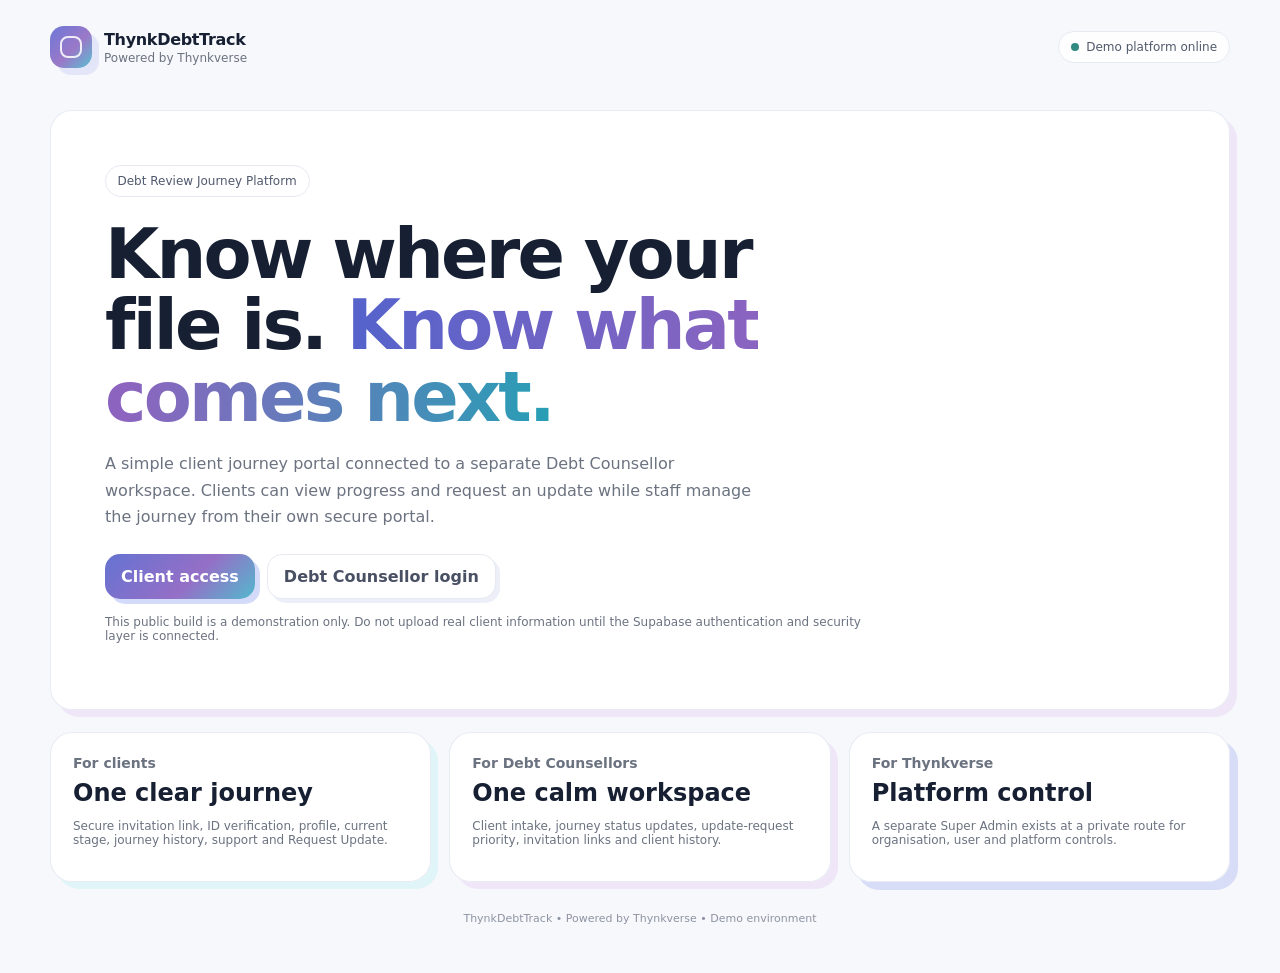
<file: index.html>
<!doctype html>
<html lang="en">
<head>
  <meta charset="utf-8">
  <meta name="viewport" content="width=device-width,initial-scale=1">
  <meta name="description" content="ThynkDebtTrack helps debt review clients follow their journey while debt counsellors manage status updates from a separate secure workspace.">
  <title>ThynkDebtTrack | Client Journey Platform</title>
  <link rel="stylesheet" href="assets/styles.css">
</head>
<body>
  <main class="shell" style="min-height:100vh;display:grid;align-content:center">
    <div class="topbar" style="margin-bottom:42px">
      <div class="brand"><div class="brand-mark"></div><div><div class="brand-title">ThynkDebtTrack</div><div class="brand-sub">Powered by Thynkverse</div></div></div>
      <span class="badge"><span class="dot" style="color:#318a80"></span> Demo platform online</span>
    </div>

    <section class="card soft" style="padding:clamp(26px,5vw,54px);overflow:hidden;position:relative">
      <div style="max-width:760px;position:relative;z-index:1">
        <div class="badge">Debt Review Journey Platform</div>
        <h1 class="hero-title" style="margin-top:22px;font-size:clamp(38px,7vw,70px)">Know where your file is. <span class="gradient-text">Know what comes next.</span></h1>
        <p class="hero-copy" style="font-size:16px;margin-top:18px">A simple client journey portal connected to a separate Debt Counsellor workspace. Clients can view progress and request an update while staff manage the journey from their own secure portal.</p>
        <div style="display:flex;gap:12px;flex-wrap:wrap;margin-top:24px">
          <a class="btn primary" href="portal/?t=demo-sipho-8f13">Client access</a>
          <a class="btn secondary" href="dc/">Debt Counsellor login</a>
        </div>
        <p class="small muted" style="margin-top:16px">This public build is a demonstration only. Do not upload real client information until the Supabase authentication and security layer is connected.</p>
      </div>
    </section>

    <div class="launch-grid" style="grid-template-columns:repeat(3,1fr);margin-top:22px">
      <section class="card cyan"><div class="card-title">For clients</div><h2 style="margin:4px 0 8px">One clear journey</h2><p class="small muted">Secure invitation link, ID verification, profile, current stage, journey history, support and Request Update.</p></section>
      <section class="card soft"><div class="card-title">For Debt Counsellors</div><h2 style="margin:4px 0 8px">One calm workspace</h2><p class="small muted">Client intake, journey status updates, update-request priority, invitation links and client history.</p></section>
      <section class="card"><div class="card-title">For Thynkverse</div><h2 style="margin:4px 0 8px">Platform control</h2><p class="small muted">A separate Super Admin exists at a private route for organisation, user and platform controls.</p></section>
    </div>

    <div class="footer">ThynkDebtTrack • Powered by Thynkverse • Demo environment</div>
  </main>
</body>
</html>
</file>
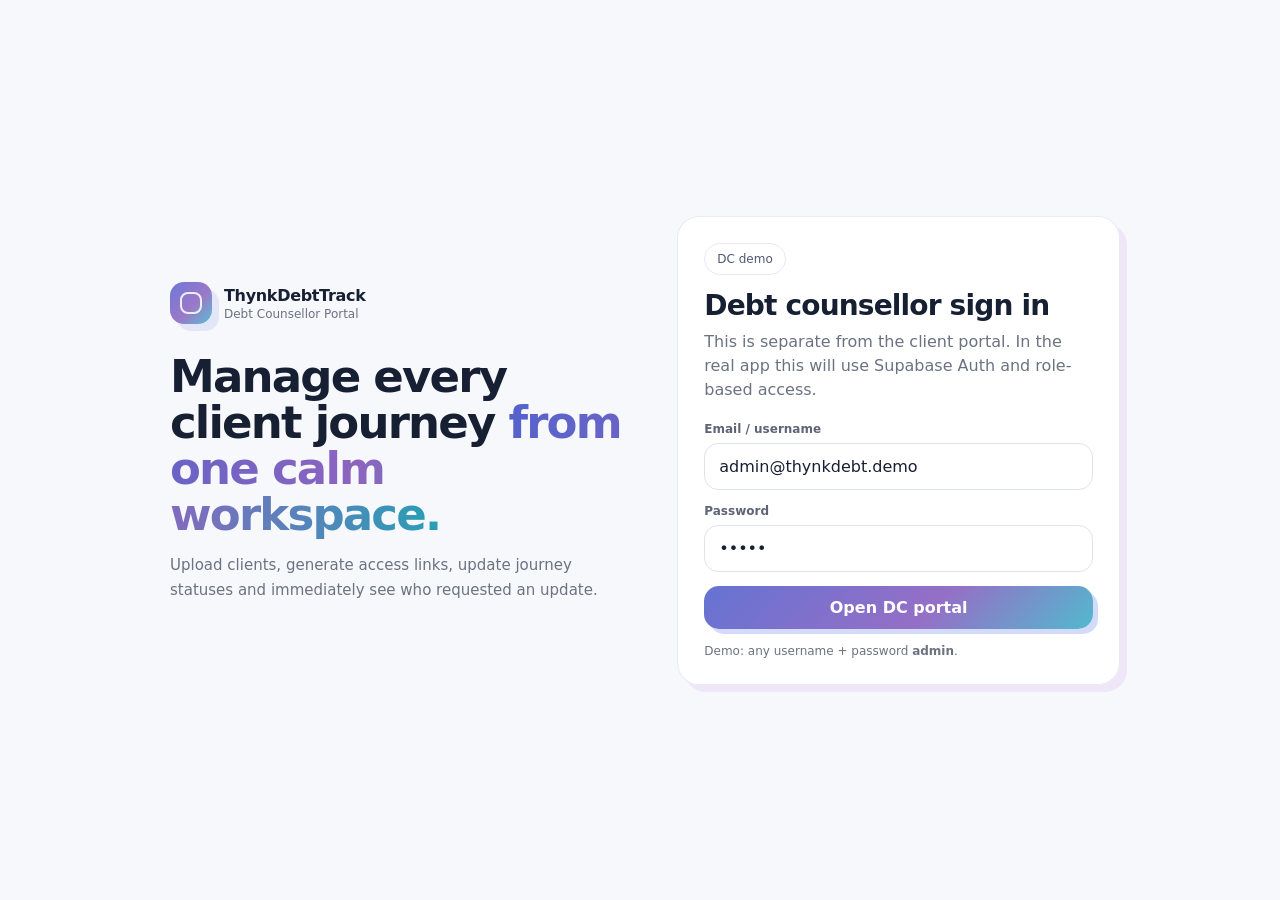
<file: admin/index.html>
<!doctype html><html lang="en"><head><meta charset="utf-8"><meta name="viewport" content="width=device-width,initial-scale=1"><meta http-equiv="refresh" content="0; url=../dc/"><title>Redirecting…</title></head><body><p>Redirecting to the Debt Counsellor Portal…</p></body></html>
</file>
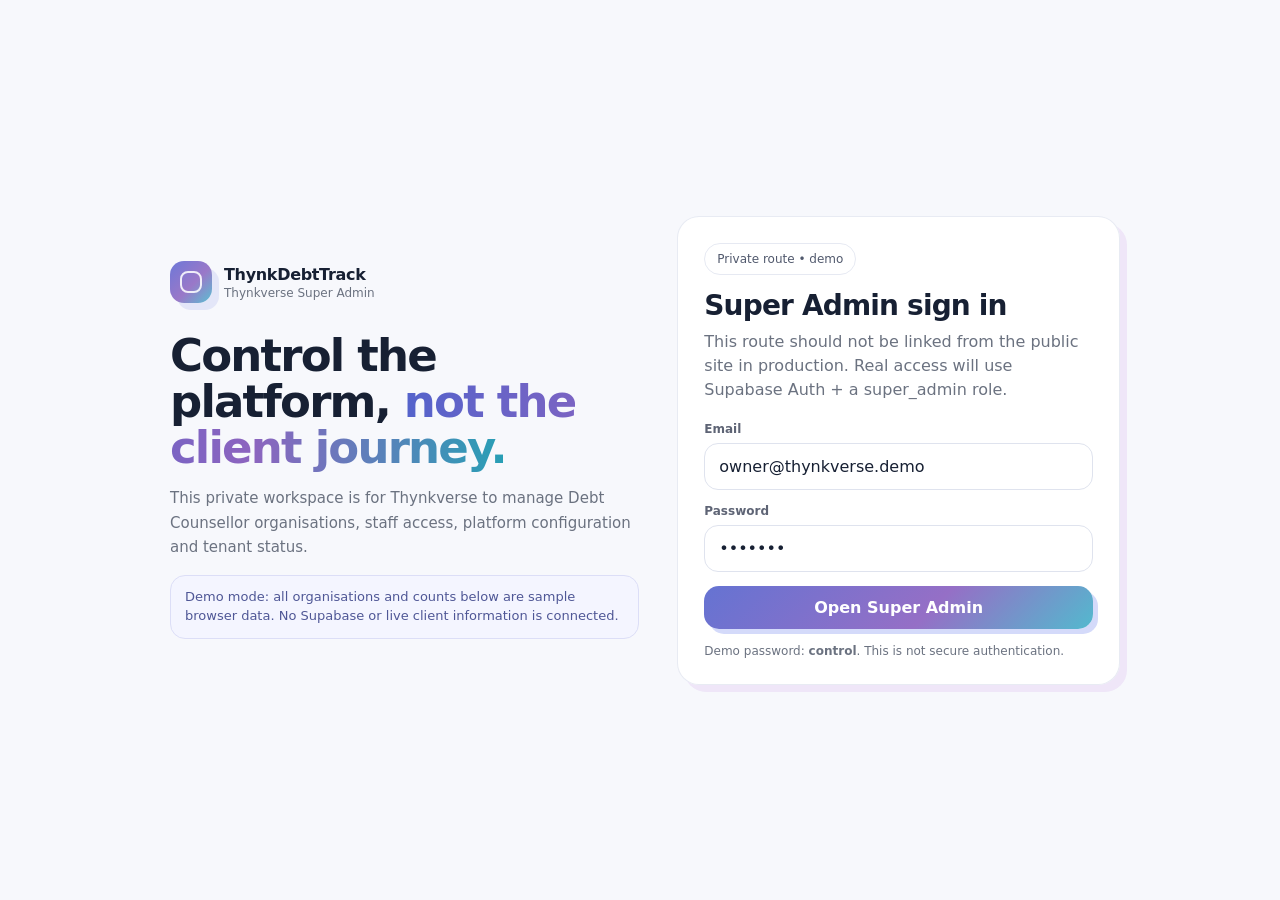
<file: control/index.html>
<!doctype html>
<html lang="en"><head><meta charset="utf-8"><meta name="viewport" content="width=device-width,initial-scale=1"><title>ThynkDebtTrack - Super Admin</title><link rel="stylesheet" href="../assets/styles.css"></head>
<body>
<div id="controlLogin" class="page-login">
  <div class="login-wrap">
    <section class="login-art">
      <div class="brand"><div class="brand-mark"></div><div><div class="brand-title">ThynkDebtTrack</div><div class="brand-sub">Thynkverse Super Admin</div></div></div>
      <h1 class="hero-title" style="margin-top:30px">Control the platform, <span class="gradient-text">not the client journey.</span></h1>
      <p class="hero-copy">This private workspace is for Thynkverse to manage Debt Counsellor organisations, staff access, platform configuration and tenant status.</p>
      <div class="notice info">Demo mode: all organisations and counts below are sample browser data. No Supabase or live client information is connected.</div>
    </section>
    <section class="card login-card soft">
      <div class="badge">Private route • demo</div>
      <h1 style="margin-top:14px">Super Admin sign in</h1>
      <p>This route should not be linked from the public site in production. Real access will use Supabase Auth + a super_admin role.</p>
      <form id="controlLoginForm" class="form-row">
        <label><span class="label">Email</span><input id="controlUser" class="input" value="owner@thynkverse.demo"></label>
        <label><span class="label">Password</span><input id="controlPass" class="input" type="password" value="control"></label>
        <button class="btn primary">Open Super Admin</button>
      </form>
      <div class="small muted" style="margin-top:15px">Demo password: <strong>control</strong>. This is not secure authentication.</div>
    </section>
  </div>
</div>

<div id="controlApp" class="hidden">
  <main class="shell">
    <div class="topbar">
      <div class="brand"><div class="brand-mark"></div><div><div class="brand-title">ThynkDebtTrack Control</div><div class="brand-sub">Thynkverse Super Admin</div></div></div>
      <div style="display:flex;gap:8px;align-items:center"><span class="badge">Demo environment</span><button id="controlLogout" class="btn secondary small">Log out</button></div>
    </div>

    <div class="admin-layout">
      <aside class="card sidebar">
        <div class="nav-link active">Platform overview</div>
        <div class="nav-link">Debt Counsellors</div>
        <div class="nav-link">Users & roles</div>
        <div class="nav-link">Integrations</div>
        <div class="nav-link">Audit & security</div>
        <div class="nav-link">Platform settings</div>
      </aside>
      <section class="admin-main">
        <div class="section-head" style="margin-top:0"><div><h2>Platform overview</h2><p>All figures are sample data for the mock-up.</p></div><button id="addOrg" class="btn primary small">+ Add DC organisation</button></div>
        <div class="kpis" id="controlKpis"></div>

        <div class="section-head"><div><h2>Debt Counsellor organisations</h2><p>Each organisation is a separate tenant and should only see its own clients and staff.</p></div><div class="toolbar"><input id="orgSearch" class="input" placeholder="Search organisation"></div></div>
        <section class="card table-card"><div class="table-wrap"><table style="min-width:960px"><thead><tr><th>Organisation</th><th>Plan</th><th>Staff</th><th>Clients</th><th>Update requests</th><th>Tenant status</th><th>Last activity</th><th>Action</th></tr></thead><tbody id="orgRows"></tbody></table></div></section>

        <div class="section-head"><div><h2>Platform connections</h2><p>What the production build will connect.</p></div></div>
        <div class="launch-grid" style="grid-template-columns:repeat(3,1fr)">
          <section class="card"><div class="card-title">Supabase</div><h3 style="margin:4px 0 8px">Demo mode</h3><p class="small muted">Production: Auth, tenant isolation, client records, invitation tokens, journey events and audit logs.</p><span class="status-pill request">Not connected</span></section>
          <section class="card soft"><div class="card-title">SMS / WhatsApp</div><h3 style="margin:4px 0 8px">Invitation delivery</h3><p class="small muted">Production: send each client a unique portal link after the DC uploads or creates the client.</p><span class="status-pill request">Not connected</span></section>
          <section class="card cyan"><div class="card-title">Security</div><h3 style="margin:4px 0 8px">Role isolation</h3><p class="small muted">Production: super_admin, organisation_admin, staff and client-session access policies.</p><span class="status-pill current">Planned</span></section>
        </div>
        <div class="footer">Super Admin • Thynkverse private platform control • Demo environment</div>
      </section>
    </div>
  </main>
</div>

<div id="orgDrawer" class="drawer hidden"><div class="drawer-panel"><div class="drawer-head"><div><div class="small muted">Debt Counsellor organisation</div><h2 id="drawerOrgName" style="margin:3px 0 4px"></h2><div id="drawerOrgMeta" class="small muted"></div></div><button id="closeOrgDrawer" class="close-x">×</button></div><div id="drawerOrgBody"></div></div></div>

<script>
const $=s=>document.querySelector(s);
const ORG_KEY='thynkdebttrack_superadmin_demo_v2';
const seedOrgs=[
 {id:'o1',name:'ThynkDebt',plan:'Pilot',staff:4,clients:128,requests:6,status:'Active',last:'08 Sep 2026, 19:42',support:'support@thynkdebt.demo',whatsapp:'+27 21 000 0001'},
 {id:'o2',name:'RemedyDebt',plan:'Standard',staff:7,clients:87,requests:2,status:'Active',last:'08 Sep 2026, 17:18',support:'support@remedy.demo',whatsapp:'+27 21 000 0002'},
 {id:'o3',name:'Apex Debt',plan:'Pilot',staff:3,clients:54,requests:0,status:'Suspended',last:'06 Sep 2026, 11:03',support:'support@apex.demo',whatsapp:'+27 21 000 0003'}
];
const loadOrgs=()=>{try{return JSON.parse(localStorage.getItem(ORG_KEY))||JSON.parse(JSON.stringify(seedOrgs))}catch(e){return JSON.parse(JSON.stringify(seedOrgs))}};
const saveOrgs=x=>localStorage.setItem(ORG_KEY,JSON.stringify(x));
function showControl(){sessionStorage.setItem('debt_super_admin','1');$('#controlLogin').classList.add('hidden');$('#controlApp').classList.remove('hidden');renderControl()}
$('#controlLoginForm').onsubmit=e=>{e.preventDefault();if($('#controlPass').value==='control')showControl()};
if(sessionStorage.getItem('debt_super_admin'))showControl();
$('#controlLogout').onclick=()=>{sessionStorage.removeItem('debt_super_admin');location.reload()};
function renderControl(){let orgs=loadOrgs();const q=($('#orgSearch')?.value||'').toLowerCase();const shown=orgs.filter(o=>!q||o.name.toLowerCase().includes(q));const active=orgs.filter(o=>o.status==='Active').length;const clients=orgs.reduce((n,o)=>n+o.clients,0);const staff=orgs.reduce((n,o)=>n+o.staff,0);const req=orgs.reduce((n,o)=>n+o.requests,0);$('#controlKpis').innerHTML=[[orgs.length,'DC organisations'],[active,'Active tenants'],[clients,'Demo clients'],[req,'Update requests']].map((x,i)=>`<div class="card kpi ${i===3&&req?'danger':''}"><div class="num">${x[0]}</div><div class="lbl">${x[1]}</div></div>`).join('');
$('#orgRows').innerHTML=shown.map(o=>`<tr class="${o.status==='Suspended'?'flagged':''}"><td><strong>${o.name}</strong><div class="subline">${o.support}</div></td><td>${o.plan}</td><td>${o.staff}</td><td>${o.clients}</td><td>${o.requests?`<span class="status-pill request">${o.requests} waiting</span>`:'0'}</td><td><span class="status-pill ${o.status==='Active'?'current':'request'}">${o.status}</span></td><td>${o.last}</td><td><button class="btn secondary small" onclick="openOrg('${o.id}')">Manage</button></td></tr>`).join('')||'<tr><td colspan="8" class="muted">No organisation matches this search.</td></tr>'}
$('#orgSearch').oninput=renderControl;
$('#addOrg').onclick=()=>{const orgs=loadOrgs();const n=orgs.length+1;orgs.push({id:'o'+Date.now(),name:'New Demo DC '+n,plan:'Pilot',staff:1,clients:0,requests:0,status:'Active',last:'Just now',support:'admin@example.co.za',whatsapp:'+27'});saveOrgs(orgs);renderControl()};
window.openOrg=id=>{const o=loadOrgs().find(x=>x.id===id);if(!o)return;$('#drawerOrgName').textContent=o.name;$('#drawerOrgMeta').textContent=`${o.plan} plan • ${o.status}`;$('#drawerOrgBody').innerHTML=`<section class="card" style="box-shadow:none;padding:16px;margin-bottom:16px"><div class="profile-list"><div class="profile-item"><span>Staff users</span><span>${o.staff}</span></div><div class="profile-item"><span>Client records</span><span>${o.clients}</span></div><div class="profile-item"><span>Update requests</span><span>${o.requests}</span></div><div class="profile-item"><span>Support email</span><span>${o.support}</span></div><div class="profile-item"><span>WhatsApp</span><span>${o.whatsapp}</span></div></div></section><div class="action-stack"><button class="btn secondary" onclick="toggleOrg('${o.id}')">${o.status==='Active'?'Suspend tenant':'Reactivate tenant'}</button><button class="btn secondary" onclick="alert('Demo: this will open tenant branding and configuration in the live build.')">Branding & settings</button><button class="btn secondary" onclick="alert('Demo: this will open the tenant user list in the live build.')">Users & roles</button></div>`;$('#orgDrawer').classList.remove('hidden')};
window.toggleOrg=id=>{const orgs=loadOrgs();const o=orgs.find(x=>x.id===id);o.status=o.status==='Active'?'Suspended':'Active';o.last='Just now';saveOrgs(orgs);$('#orgDrawer').classList.add('hidden');renderControl()};
$('#closeOrgDrawer').onclick=()=>$('#orgDrawer').classList.add('hidden');
$('#orgDrawer').onclick=e=>{if(e.target.id==='orgDrawer')$('#orgDrawer').classList.add('hidden')};
</script>
</body></html>
</file>
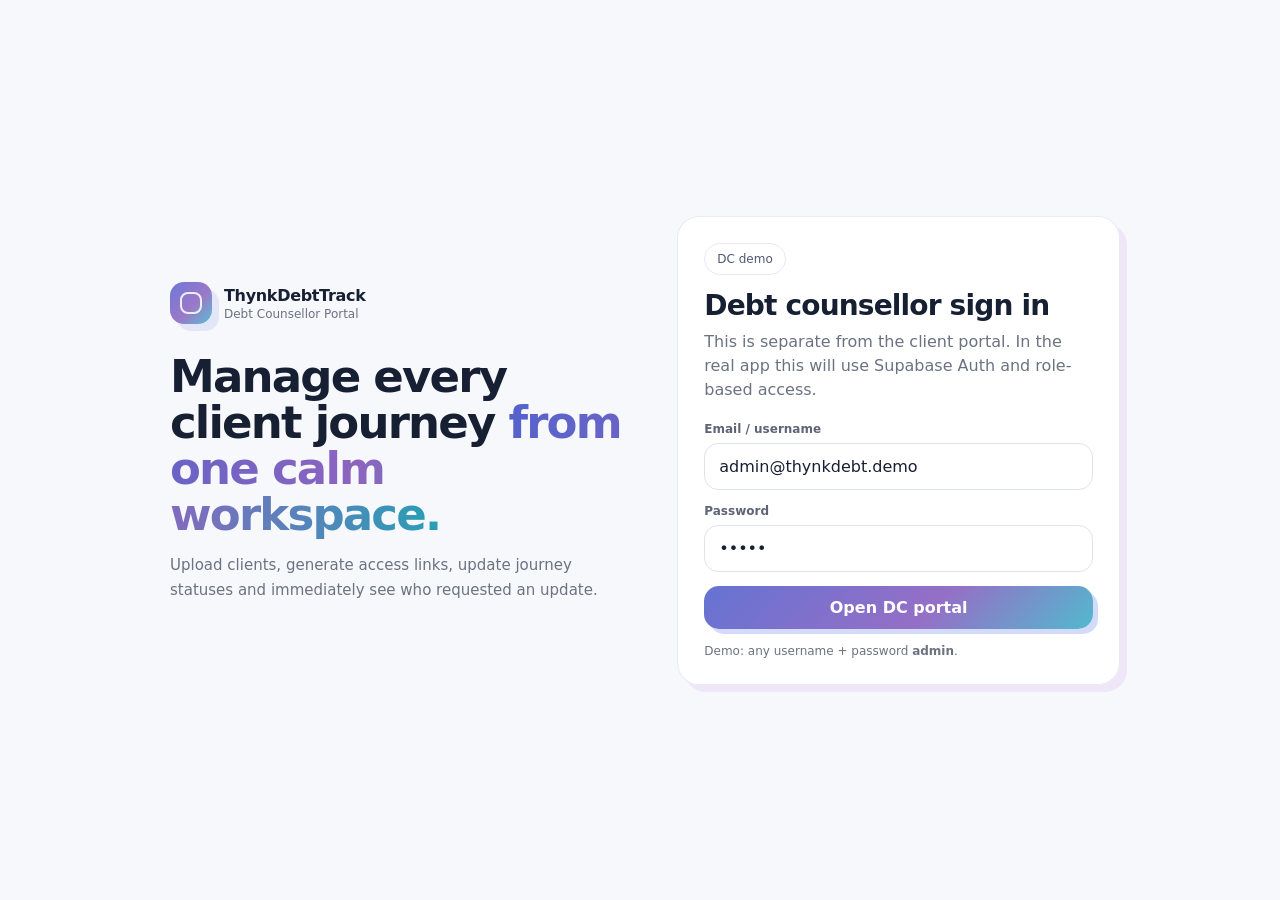
<file: dc/index.html>
<!doctype html><html lang="en"><head><meta charset="utf-8"><meta name="viewport" content="width=device-width,initial-scale=1"><title>ThynkDebtTrack - Debt Counsellor Portal</title><link rel="stylesheet" href="../assets/styles.css"></head>
<body>
<div id="adminLogin" class="page-login">
  <div class="login-wrap">
    <section class="login-art"><div class="brand"><div class="brand-mark"></div><div><div class="brand-title">ThynkDebtTrack</div><div class="brand-sub">Debt Counsellor Portal</div></div></div><h1 class="hero-title" style="margin-top:30px">Manage every client journey <span class="gradient-text">from one calm workspace.</span></h1><p class="hero-copy">Upload clients, generate access links, update journey statuses and immediately see who requested an update.</p></section>
    <section class="card login-card soft"><div class="badge">DC demo</div><h1 style="margin-top:14px">Debt counsellor sign in</h1><p>This is separate from the client portal. In the real app this will use Supabase Auth and role-based access.</p><form id="adminLoginForm" class="form-row"><label><span class="label">Email / username</span><input id="adminUser" class="input" value="admin@thynkdebt.demo"></label><label><span class="label">Password</span><input id="adminPass" class="input" type="password" value="admin"></label><button class="btn primary">Open DC portal</button></form><div class="small muted" style="margin-top:15px">Demo: any username + password <strong>admin</strong>.</div></section>
  </div>
</div>
<div id="adminApp" class="hidden">
  <main class="shell">
    <div class="topbar"><div class="brand"><div class="brand-mark"></div><div><div class="brand-title">ThynkDebtTrack DC Portal</div><div class="brand-sub">Powered by Thynkverse</div></div></div><div style="display:flex;gap:8px"><span class="badge">ThynkDebt • Admin</span><button id="adminLogout" class="btn secondary small">Log out</button></div></div>
    <div class="admin-layout">
      <aside class="card sidebar"><div class="nav-link active">Overview</div><div class="nav-link">Clients</div><div class="nav-link">Invitations</div><div class="nav-link">Journey settings</div><div class="nav-link">Branding</div></aside>
      <section class="admin-main">
        <div class="kpis" id="kpis"></div>
        <div class="section-head"><div><h2>Client intake</h2><p>Demo upload generates a browser-only access token. Real tokens should be generated server-side.</p></div></div>
        <section class="card file-drop"><div><strong style="font-size:14px">Upload client list</strong><div class="small muted" style="margin-top:4px">Demo supports CSV columns: fullName,idNumber,mobile,counsellor,status</div></div><div style="display:flex;gap:9px;align-items:center;flex-wrap:wrap"><input id="csvInput" type="file" accept=".csv"><button id="sampleBatch" class="btn secondary small">Add sample client</button></div></section>
        <div id="uploadMsg" class="notice success hidden" style="margin-top:12px"></div>
        <div class="section-head"><div><h2>Clients</h2><p>Update requests are automatically moved to the top.</p></div><div class="toolbar"><input id="searchInput" class="input" placeholder="Search name, ID or reference"><select id="statusFilter" class="input" style="max-width:190px"><option value="">All statuses</option><option>Form 16</option><option>Form 17.1</option><option>Form 17.2</option><option>Rework</option><option>Legal Prep</option><option>D4 Court Order</option></select><button id="resetDemo" class="btn secondary small">Reset demo</button></div></div>
        <section class="card table-card"><div class="table-wrap"><table><thead><tr><th>Client</th><th>ID / Ref</th><th>Current stage</th><th>Counsellor</th><th>Invite</th><th>Last updated</th><th>Action</th></tr></thead><tbody id="clientRows"></tbody></table></div></section>
        <div class="footer">Debt Counsellor Portal and Client Portal are separate entry points.</div>
      </section>
    </div>
  </main>
</div>
<div id="drawer" class="drawer hidden"><div class="drawer-panel"><div class="drawer-head"><div><div class="small muted">Client file</div><h2 id="drawerName" style="margin:3px 0 4px"></h2><div id="drawerRef" class="small muted"></div></div><button id="closeDrawer" class="close-x">×</button></div><div id="drawerFlag" class="notice danger hidden" style="margin-bottom:14px"></div><div class="card" style="box-shadow:none;padding:16px;margin-bottom:16px"><label><span class="label">Current journey status</span><select id="drawerStatus" class="input"></select></label><label style="display:block;margin-top:12px"><span class="label">Admin note</span><textarea id="drawerNote" class="input" rows="3" placeholder="Optional note for the journey history"></textarea></label><button id="saveStatus" class="btn primary" style="margin-top:12px;width:100%">Save status update</button></div><div class="card-title">Access link</div><div class="token-box"><div id="drawerLink" class="token"></div></div><div style="display:flex;gap:8px"><button id="copyLink" class="btn secondary small">Copy link</button><button id="markSent" class="btn secondary small">Mark as sent</button></div><div class="section-head" style="margin-top:24px"><div><h2 style="font-size:16px">Journey history</h2></div></div><div id="drawerHistory" class="history"></div></div></div>
<script src="../assets/data.js"></script>
<script>
const $=s=>document.querySelector(s); const makeToken=()=>((globalThis.crypto&&crypto.randomUUID)?crypto.randomUUID():Date.now().toString(36)+Math.random().toString(36).slice(2)); let selectedId=null; const STAGES=['Application Received','Form 16','Form 17.1','Form 17.2','Rework','Legal Prep','D4 Court Order'];
function showApp(){sessionStorage.setItem('debt_dc_admin','1');$('#adminLogin').classList.add('hidden');$('#adminApp').classList.remove('hidden');render()}
$('#adminLoginForm').onsubmit=e=>{e.preventDefault(); if($('#adminPass').value==='admin')showApp()}; if(sessionStorage.getItem('debt_dc_admin'))showApp();
$('#adminLogout').onclick=()=>{sessionStorage.removeItem('debt_dc_admin');location.reload()};
function sortClients(list){return [...list].sort((a,b)=>Number(b.updateRequested)-Number(a.updateRequested)||a.idNumber.localeCompare(b.idNumber)||a.fullName.localeCompare(b.fullName))}
function render(){const data=DebtDemo.load(); const q=$('#searchInput')?.value?.toLowerCase()||''; const f=$('#statusFilter')?.value||''; const all=data.clients; const filtered=sortClients(all).filter(c=>(!q||[c.fullName,c.idNumber,c.ref].join(' ').toLowerCase().includes(q))&&(!f||c.currentStage===f));
 const req=all.filter(c=>c.updateRequested).length; const opened=all.filter(c=>c.inviteStatus==='Opened').length; const unsent=all.filter(c=>c.inviteStatus==='Not sent').length; $('#kpis').innerHTML=[[all.length,'Total clients'],[req,'Update requests'],[opened,'Links opened'],[unsent,'Links not sent']].map((x,i)=>`<div class="card kpi ${i===1&&req?'danger':''}"><div class="num">${x[0]}</div><div class="lbl">${x[1]}</div></div>`).join('');
 $('#clientRows').innerHTML=filtered.map(c=>`<tr class="${c.updateRequested?'flagged':''}"><td><strong>${c.fullName}</strong>${c.updateRequested?'<div class="subline" style="color:#aa415a;font-weight:800">● Update requested</div>':'<div class="subline">'+c.mobile+'</div>'}</td><td><strong>${DebtDemo.maskId(c.idNumber)}</strong><div class="subline">${c.ref}</div></td><td><span class="status-pill ${c.updateRequested?'request':'current'}">${c.currentStage}</span></td><td>${c.counsellor}<div class="subline">${c.org}</div></td><td>${c.inviteStatus}</td><td>${c.lastUpdated}</td><td><div class="row-actions"><button class="btn secondary small" onclick="openClient('${c.id}')">Open</button></div></td></tr>`).join('')||'<tr><td colspan="7" class="muted">No clients match this filter.</td></tr>'}
$('#searchInput').oninput=render; $('#statusFilter').onchange=render; $('#resetDemo').onclick=()=>{DebtDemo.reset();render()};
window.openClient=function(id){const c=DebtDemo.load().clients.find(x=>x.id===id); if(!c)return; selectedId=id; $('#drawerName').textContent=c.fullName;$('#drawerRef').textContent=`${c.ref} • ${DebtDemo.maskId(c.idNumber)}`;$('#drawerFlag').classList.toggle('hidden',!c.updateRequested);$('#drawerFlag').textContent=c.updateRequested?'Client requested an update. Saving a new status will clear this flag.':'';$('#drawerStatus').innerHTML=STAGES.map(s=>`<option ${s===c.currentStage?'selected':''}>${s}</option>`).join('');$('#drawerNote').value=''; const link=`${location.origin}${location.pathname.replace('/dc/','/portal/')}?t=${c.token}`;$('#drawerLink').textContent=link;$('#drawerHistory').innerHTML=c.journey.filter(s=>s[1]!=='todo').slice().reverse().map((s,i)=>`<div class="history-item ${i===0?'current':''}"><strong>${s[0]}</strong><div class="small muted">${s[2]||'No date'} • ${s[3]}</div></div>`).join('');$('#drawer').classList.remove('hidden')}
$('#closeDrawer').onclick=()=>$('#drawer').classList.add('hidden'); $('#drawer').onclick=e=>{if(e.target===$('#drawer'))$('#drawer').classList.add('hidden')};
$('#saveStatus').onclick=()=>{if(!selectedId)return; const data=DebtDemo.load(); const c=data.clients.find(x=>x.id===selectedId); const stage=$('#drawerStatus').value; const now=new Date().toLocaleString('en-ZA',{day:'2-digit',month:'short',year:'numeric',hour:'2-digit',minute:'2-digit'}).replace(',',''); const note=$('#drawerNote').value.trim()||'Status updated by the debt counsellor.'; c.currentStage=stage;c.updateRequested=false;c.lastUpdated=now; const idx=c.journey.findIndex(s=>s[0]===stage); if(idx>=0){c.journey=c.journey.map((s,i)=>[s[0],i<idx?'done':i===idx?'current':'todo',i<idx?s[2]:i===idx?now:'',i===idx?note:s[3]])} else {c.journey=c.journey.map(s=>[s[0],s[1]==='current'?'done':s[1],s[2],s[3]]);c.journey.push([stage,'current',now,note])} DebtDemo.save(data);render();openClient(c.id)};
$('#copyLink').onclick=async()=>{try{await navigator.clipboard.writeText($('#drawerLink').textContent);$('#copyLink').textContent='Copied';setTimeout(()=>$('#copyLink').textContent='Copy link',1000)}catch(e){alert($('#drawerLink').textContent)}};
$('#markSent').onclick=()=>{if(!selectedId)return; const data=DebtDemo.load();data.clients.find(x=>x.id===selectedId).inviteStatus='Sent';DebtDemo.save(data);render();openClient(selectedId)};
$('#sampleBatch').onclick=()=>{const data=DebtDemo.load(); const n=data.clients.length+1; data.clients.push({id:'cx'+Date.now(),ref:'DR-'+(24100+n),fullName:'Naledi Daniels',idNumber:'900101500009'+(n%10),mobile:'071 555 200'+(n%10),counsellor:'Nadia Jacobs',org:'ThynkDebt',currentStage:'Form 16',updateRequested:false,inviteStatus:'Not sent',lastUpdated:'Just now',token:'demo-'+makeToken().slice(0,12),journey:[['Application Received','done','Just now','Client imported by admin.'],['Form 16','current','Just now','Current stage after import.'],['Form 17.1','todo','','Not started.'],['Form 17.2','todo','','Not started.'],['Legal Prep','todo','','Not started.'],['D4 Court Order','todo','','Not started.']]});DebtDemo.save(data);$('#uploadMsg').textContent='Sample client added and a demo access token was generated.';$('#uploadMsg').classList.remove('hidden');render()};
$('#csvInput').onchange=async e=>{const f=e.target.files[0];if(!f)return; const text=await f.text(); const lines=text.trim().split(/\r?\n/); const hdr=lines.shift().split(',').map(x=>x.trim()); const data=DebtDemo.load(); let added=0; for(const line of lines){const vals=line.split(',').map(x=>x.trim()); const row=Object.fromEntries(hdr.map((h,i)=>[h,vals[i]||''])); if(!row.fullName||!row.idNumber)continue; data.clients.push({id:'csv'+Date.now()+added,ref:'DR-'+String(25000+data.clients.length+added),fullName:row.fullName,idNumber:row.idNumber,mobile:row.mobile||'',counsellor:row.counsellor||'Unassigned',org:'ThynkDebt',currentStage:row.status||'Application Received',updateRequested:false,inviteStatus:'Not sent',lastUpdated:'Just now',token:'demo-'+makeToken().slice(0,12),journey:[['Application Received',row.status==='Application Received'?'current':'done','Just now','Imported by admin.'],[row.status||'Application Received','current','Just now','Imported status.']]});added++} DebtDemo.save(data);$('#uploadMsg').textContent=`${added} client(s) imported. Demo tokens generated locally.`;$('#uploadMsg').classList.remove('hidden');render()};
try{const bc=new BroadcastChannel('thynkdebttrack');bc.onmessage=()=>render()}catch(e){}
</script></body></html>
</file>
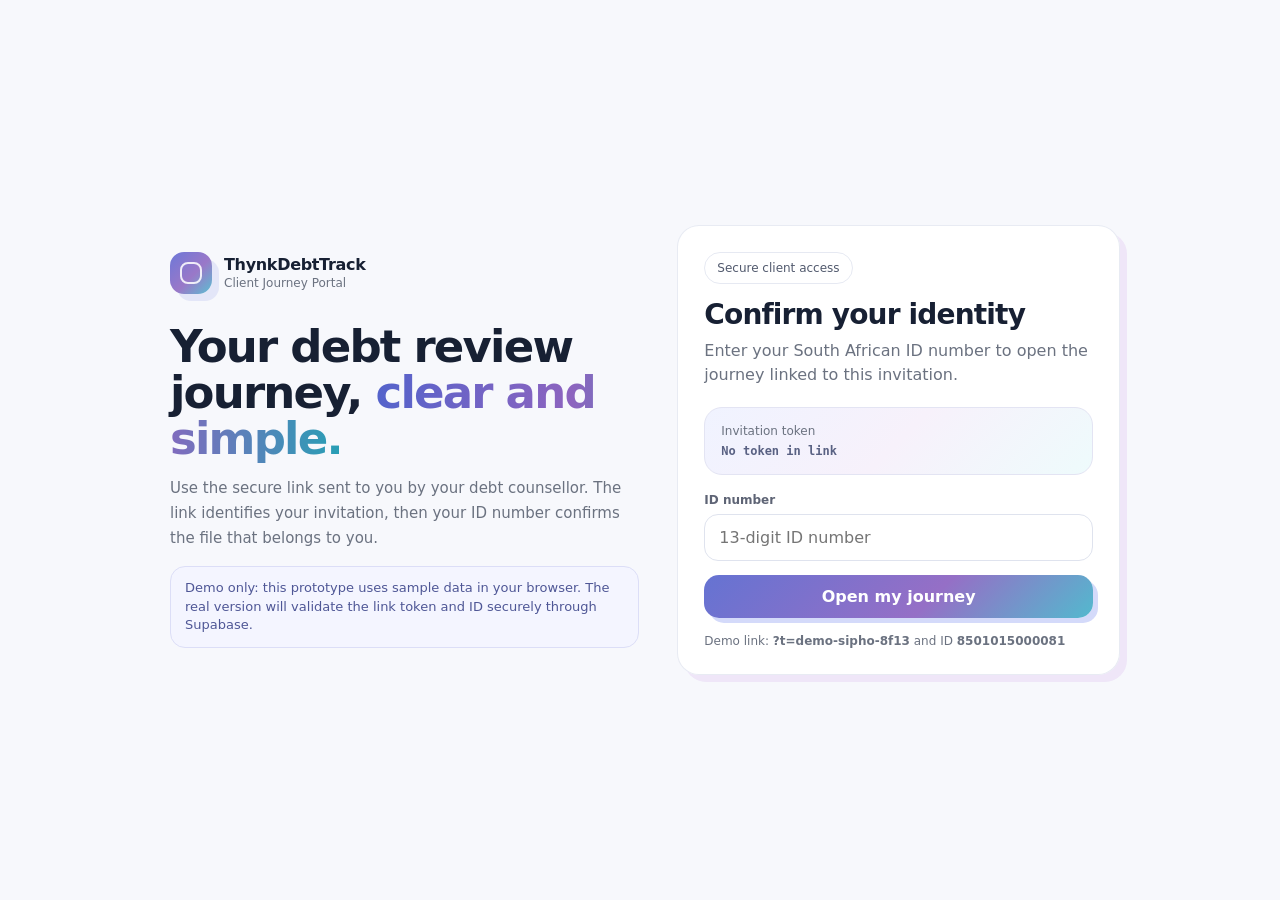
<file: portal/index.html>
<!doctype html><html lang="en"><head><meta charset="utf-8"><meta name="viewport" content="width=device-width,initial-scale=1"><title>ThynkDebtTrack - Client Portal</title><link rel="stylesheet" href="../assets/styles.css"></head>
<body>
<div id="loginView" class="page-login">
  <div class="login-wrap">
    <section class="login-art">
      <div class="brand"><div class="brand-mark"></div><div><div class="brand-title">ThynkDebtTrack</div><div class="brand-sub">Client Journey Portal</div></div></div>
      <h1 class="hero-title" style="margin-top:30px">Your debt review journey, <span class="gradient-text">clear and simple.</span></h1>
      <p class="hero-copy">Use the secure link sent to you by your debt counsellor. The link identifies your invitation, then your ID number confirms the file that belongs to you.</p>
      <div class="notice info">Demo only: this prototype uses sample data in your browser. The real version will validate the link token and ID securely through Supabase.</div>
    </section>
    <section class="card login-card soft">
      <div class="badge">Secure client access</div>
      <h1 style="margin-top:14px">Confirm your identity</h1>
      <p>Enter your South African ID number to open the journey linked to this invitation.</p>
      <div class="token-box"><div class="small muted" style="margin-bottom:6px">Invitation token</div><div id="tokenLabel" class="token">No token in link</div></div>
      <form id="loginForm" class="form-row">
        <label><span class="label">ID number</span><input id="idInput" class="input" inputmode="numeric" autocomplete="off" maxlength="13" placeholder="13-digit ID number"></label>
        <button class="btn primary" type="submit">Open my journey</button>
      </form>
      <div id="loginError" class="notice danger hidden" style="margin-top:14px"></div>
      <div class="small muted" style="margin-top:16px">Demo link: <strong>?t=demo-sipho-8f13</strong> and ID <strong>8501015000081</strong></div>
    </section>
  </div>
</div>

<div id="dashboardView" class="hidden">
  <main class="shell">
    <div class="topbar">
      <div class="brand"><div class="brand-mark"></div><div><div class="brand-title">ThynkDebtTrack</div><div class="brand-sub">Powered by Thynkverse</div></div></div>
      <div style="display:flex;gap:8px;align-items:center"><span id="orgBadge" class="badge"></span><button id="logoutBtn" class="btn secondary small">Lock portal</button></div>
    </div>

    <section class="card soft">
      <div style="display:flex;justify-content:space-between;align-items:flex-start;gap:18px;flex-wrap:wrap">
        <div>
          <div class="small muted">Welcome back</div>
          <h1 id="clientName" style="margin:3px 0 8px;font-size:30px;letter-spacing:-.035em"></h1>
          <div id="currentStage" class="status-pill current"></div>
        </div>
        <div style="text-align:right"><div class="small muted">Last updated</div><strong id="lastUpdated" style="font-size:13px"></strong></div>
      </div>
    </section>

    <div class="section-head"><div><h2>Your journey</h2><p>Only the status recorded by your debt counsellor is shown here.</p></div></div>
    <div class="profile-grid">
      <section class="card cyan"><div id="timeline" class="timeline"></div></section>
      <aside style="display:grid;gap:20px;align-content:start">
        <section class="card">
          <div class="card-title">My profile</div>
          <div class="profile-list" id="profileList"></div>
        </section>
        <section class="card soft">
          <div class="card-title">Need help?</div>
          <div style="font-weight:800;font-size:17px">Talk to your debt counsellor</div>
          <p class="small muted" style="line-height:1.5">You can contact support or request that your file status be checked. An update request does not change your legal status; it flags your file for the admin team.</p>
          <div class="action-stack">
            <button class="btn whatsapp" id="whatsappBtn">WhatsApp support</button>
            <button class="btn secondary" id="requestBtn">Request an update</button>
          </div>
          <div id="requestMsg" class="notice success hidden" style="margin-top:12px"></div>
        </section>
      </aside>
    </div>
    <div class="footer">ThynkDebtTrack &nbsp;•&nbsp; Powered by Thynkverse</div>
  </main>
</div>
<script src="../assets/data.js"></script>
<script>
const $=s=>document.querySelector(s); const params=new URLSearchParams(location.search); let token=params.get('t')||''; let active=null;
$('#tokenLabel').textContent=token||'No token in link';
function renderClient(c){active=c; $('#loginView').classList.add('hidden'); $('#dashboardView').classList.remove('hidden'); $('#clientName').textContent=c.fullName; $('#orgBadge').textContent=c.org; $('#currentStage').innerHTML='<span class="dot"></span>'+c.currentStage; $('#lastUpdated').textContent=c.lastUpdated;
  $('#profileList').innerHTML=[['Reference',c.ref],['ID number',DebtDemo.maskId(c.idNumber)],['Debt counsellor',c.counsellor],['Mobile',c.mobile],['Company',c.org]].map(x=>`<div class="profile-item"><span>${x[0]}</span><span>${x[1]}</span></div>`).join('');
  $('#timeline').innerHTML=c.journey.map((s,i)=>`<div class="step ${s[1]}"><div class="step-icon">${s[1]==='done'?'✓':s[1]==='current'?'•':i+1}</div><div><div class="step-name">${s[0]}</div><div class="step-copy">${s[3]}</div>${s[2]?`<div class="step-date">${s[2]}</div>`:''}</div></div>`).join('');
  if(c.updateRequested){$('#requestBtn').disabled=true;$('#requestBtn').textContent='Update already requested';$('#requestMsg').textContent='Your request is already with the admin team.';$('#requestMsg').classList.remove('hidden')} else {$('#requestBtn').disabled=false;$('#requestBtn').textContent='Request an update';$('#requestMsg').classList.add('hidden')}
}
$('#loginForm').addEventListener('submit',e=>{e.preventDefault(); const id=$('#idInput').value.trim(); const data=DebtDemo.load(); const c=data.clients.find(x=>x.token===token && x.idNumber===id); if(!c){$('#loginError').textContent='The invitation link and ID number do not match a demo client. Please check the link or ID number.';$('#loginError').classList.remove('hidden');return} $('#loginError').classList.add('hidden'); sessionStorage.setItem('debt_demo_client',c.id); renderClient(c)});
$('#logoutBtn').onclick=()=>{sessionStorage.removeItem('debt_demo_client');location.reload()};
$('#requestBtn').onclick=()=>{if(!active)return; const data=DebtDemo.load(); const c=data.clients.find(x=>x.id===active.id); c.updateRequested=true; DebtDemo.save(data); active=c; $('#requestBtn').disabled=true; $('#requestBtn').textContent='Update requested'; $('#requestMsg').textContent='Request sent. Your file is now flagged for the admin team.'; $('#requestMsg').classList.remove('hidden')};
$('#whatsappBtn').onclick=()=>alert('Demo: this will open the configured WhatsApp support number in the live version.');
const saved=sessionStorage.getItem('debt_demo_client'); if(saved){const c=DebtDemo.load().clients.find(x=>x.id===saved); if(c)renderClient(c)}
try{const bc=new BroadcastChannel('thynkdebttrack');bc.onmessage=()=>{if(active){const c=DebtDemo.load().clients.find(x=>x.id===active.id); if(c)renderClient(c)}}}catch(e){}
</script></body></html>
</file>
<file: assets/styles.css>
:root{
  --ink:#172033;
  --muted:#6b7280;
  --surface:#ffffff;
  --surface-2:#f8fafc;
  --line:#e6e9f2;
  --indigo:#6d78d8;
  --purple:#9a78c8;
  --cyan:#5bbfd2;
  --cyan-soft:#dff5f7;
  --indigo-soft:#e5e9ff;
  --purple-soft:#efe6f8;
  --danger:#c84f68;
  --danger-soft:#fde8ee;
  --warning:#b37c28;
  --warning-soft:#fff3d6;
  --success:#318a80;
  --success-soft:#def2ee;
  --shadow:#d7dcf7;
  --radius:22px;
}
*{box-sizing:border-box}
html,body{margin:0;min-height:100%;font-family:Inter,ui-sans-serif,system-ui,-apple-system,"Segoe UI",Roboto,Arial,sans-serif;color:var(--ink);background:#f7f8fc}
body::before{content:"";position:fixed;inset:0;z-index:-2;background:radial-gradient(circle at 10% 12%,rgba(91,191,210,.18),transparent 32%),radial-gradient(circle at 90% 15%,rgba(154,120,200,.16),transparent 34%),radial-gradient(circle at 68% 88%,rgba(109,120,216,.15),transparent 32%),linear-gradient(145deg,#fafbff,#f4f7fb 55%,#f8f6fb)}
button,input,select,textarea{font:inherit}a{text-decoration:none;color:inherit}.shell{width:min(1180px,calc(100% - 32px));margin:0 auto;padding:26px 0 48px}.topbar{display:flex;align-items:center;justify-content:space-between;gap:16px;margin-bottom:28px}.brand{display:flex;align-items:center;gap:12px}.brand-mark{width:42px;height:42px;border-radius:14px;background:linear-gradient(135deg,var(--indigo),var(--purple) 55%,var(--cyan));box-shadow:7px 7px 0 rgba(109,120,216,.14);position:relative}.brand-mark::after{content:"";position:absolute;inset:10px;border:2px solid rgba(255,255,255,.86);border-radius:8px}.brand-title{font-weight:800;letter-spacing:-.02em}.brand-sub{font-size:12px;color:var(--muted);margin-top:2px}.badge{display:inline-flex;align-items:center;gap:7px;border:1px solid var(--line);background:rgba(255,255,255,.8);border-radius:999px;padding:8px 12px;font-size:12px;color:#51596d;backdrop-filter:blur(8px)}.card{background:rgba(255,255,255,.94);border:1px solid rgba(230,233,242,.9);border-radius:var(--radius);box-shadow:8px 8px 0 var(--shadow);padding:22px}.card.soft{box-shadow:7px 7px 0 var(--purple-soft)}.card.cyan{box-shadow:7px 7px 0 var(--cyan-soft)}.card.danger{box-shadow:7px 7px 0 var(--danger-soft)}.card-title{font-size:14px;color:var(--muted);font-weight:700;margin-bottom:8px}.hero-title{font-size:clamp(28px,5vw,45px);line-height:1.02;letter-spacing:-.04em;margin:0}.hero-copy{font-size:15px;color:var(--muted);line-height:1.65;max-width:650px}.gradient-text{background:linear-gradient(90deg,#5463cb,#8d64bf 50%,#279fb5);-webkit-background-clip:text;background-clip:text;color:transparent}.btn{border:0;border-radius:15px;padding:12px 16px;font-weight:750;cursor:pointer;display:inline-flex;align-items:center;justify-content:center;gap:8px;transition:.16s transform,.16s box-shadow,.16s opacity}.btn:active{transform:translate(3px,3px);box-shadow:none!important}.btn.primary{color:#fff;background:linear-gradient(135deg,#6573d2,#956fc6 58%,#53b9ce);box-shadow:5px 5px 0 #d4dafa}.btn.secondary{color:#495064;background:#fff;border:1px solid var(--line);box-shadow:4px 4px 0 #eceff8}.btn.whatsapp{color:#fff;background:#2e9a83;box-shadow:5px 5px 0 #d9eee9}.btn.danger{color:#a43e56;background:var(--danger-soft);border:1px solid #f6c9d4;box-shadow:4px 4px 0 #f7dce3}.btn.small{padding:8px 10px;border-radius:11px;font-size:12px}.input{width:100%;border:1px solid #dfe3ee;background:#fff;border-radius:14px;padding:13px 14px;outline:none;color:var(--ink);transition:border .15s,box-shadow .15s}.input:focus{border-color:#8a8edb;box-shadow:0 0 0 4px rgba(109,120,216,.12)}.label{display:block;font-size:12px;font-weight:750;color:#5e6475;margin:0 0 7px}.form-row{display:grid;gap:14px}.notice{border-radius:15px;padding:12px 14px;font-size:13px;line-height:1.45;border:1px solid var(--line);background:#fff}.notice.info{background:#f4f5ff;border-color:#dcdef7;color:#4f5796}.notice.danger{background:var(--danger-soft);border-color:#f7ccd6;color:#9a4055}.notice.success{background:var(--success-soft);border-color:#c4e5df;color:#27756e}.muted{color:var(--muted)}.small{font-size:12px}.hidden{display:none!important}.profile-grid{display:grid;grid-template-columns:1.15fr .85fr;gap:20px}.kpis{display:grid;grid-template-columns:repeat(4,1fr);gap:15px}.kpi .num{font-size:28px;font-weight:850;letter-spacing:-.04em}.kpi .lbl{font-size:12px;color:var(--muted);margin-top:3px}.section-head{display:flex;align-items:flex-end;justify-content:space-between;gap:14px;margin:26px 0 13px}.section-head h2{margin:0;font-size:19px;letter-spacing:-.02em}.section-head p{margin:4px 0 0;color:var(--muted);font-size:12px}.status-pill{display:inline-flex;align-items:center;gap:7px;padding:7px 10px;border-radius:999px;font-size:12px;font-weight:800;background:var(--indigo-soft);color:#545cb0}.status-pill.current{background:linear-gradient(90deg,var(--indigo-soft),var(--purple-soft),var(--cyan-soft));color:#4d5a8b}.status-pill.request{background:var(--danger-soft);color:#a7445b}.dot{width:8px;height:8px;border-radius:50%;background:currentColor}.timeline{position:relative;padding-left:4px}.step{display:grid;grid-template-columns:34px 1fr;gap:13px;position:relative;padding-bottom:18px}.step:last-child{padding-bottom:0}.step::after{content:"";position:absolute;left:16px;top:33px;bottom:-1px;width:2px;background:#e6e8f0}.step:last-child::after{display:none}.step-icon{width:34px;height:34px;border-radius:12px;display:grid;place-items:center;font-size:12px;font-weight:900;background:#f0f2f7;color:#8a90a0;border:1px solid #e3e6ee;z-index:1}.step.done .step-icon{background:var(--cyan-soft);color:#278193;border-color:#cae8ed}.step.current .step-icon{background:linear-gradient(135deg,var(--indigo),var(--purple),var(--cyan));color:white;border-color:transparent;box-shadow:3px 3px 0 #d9def7}.step-name{font-weight:800;font-size:14px;margin-top:1px}.step-copy{color:var(--muted);font-size:12px;line-height:1.5;margin-top:4px}.step-date{font-size:11px;color:#989eac;margin-top:5px}.profile-list{display:grid;gap:13px}.profile-item{display:flex;justify-content:space-between;gap:12px;padding-bottom:12px;border-bottom:1px solid #edf0f5}.profile-item:last-child{border-bottom:0;padding-bottom:0}.profile-item span:first-child{font-size:12px;color:var(--muted)}.profile-item span:last-child{font-size:13px;font-weight:750;text-align:right}.action-stack{display:grid;gap:11px;margin-top:16px}.page-login{min-height:100vh;display:grid;place-items:center;padding:30px}.login-wrap{width:min(960px,100%);display:grid;grid-template-columns:1.05fr .95fr;gap:28px;align-items:center}.login-art{padding:10px}.login-card{padding:26px}.login-card h1{font-size:28px;letter-spacing:-.03em;margin:0 0 8px}.login-card p{margin:0 0 20px;color:var(--muted);line-height:1.5}.token-box{background:linear-gradient(135deg,#f0f3ff,#f7f1fb,#eefbfc);border:1px solid #e3e4f3;border-radius:18px;padding:16px;margin:18px 0}.token-box .token{font:700 12px ui-monospace,SFMono-Regular,Menlo,monospace;color:#596183;word-break:break-all}.admin-layout{display:grid;grid-template-columns:220px 1fr;gap:22px;align-items:start}.sidebar{position:sticky;top:20px;padding:16px}.nav-link{display:flex;align-items:center;gap:10px;padding:11px 12px;border-radius:12px;font-size:13px;font-weight:700;color:#5d6475;margin-bottom:5px}.nav-link.active{background:linear-gradient(90deg,var(--indigo-soft),var(--purple-soft),var(--cyan-soft));color:#4e5688}.admin-main{min-width:0}.toolbar{display:flex;gap:10px;align-items:center;flex-wrap:wrap}.toolbar .input{min-width:220px;max-width:340px}.table-card{padding:0;overflow:hidden}.table-wrap{overflow:auto}table{width:100%;border-collapse:collapse;min-width:900px}th,td{padding:13px 14px;border-bottom:1px solid #edf0f5;text-align:left;font-size:12px;vertical-align:middle}th{color:#73798a;font-size:11px;text-transform:uppercase;letter-spacing:.055em;background:#fbfcfe;position:sticky;top:0;z-index:1}td strong{font-size:13px}tr.flagged{background:#fff7f9}tr.flagged td:first-child{box-shadow:inset 4px 0 0 var(--danger)}.subline{font-size:11px;color:var(--muted);margin-top:3px}.row-actions{display:flex;gap:7px;white-space:nowrap}.file-drop{border:1.5px dashed #cfd4e5;border-radius:18px;padding:18px;background:linear-gradient(135deg,#fbfcff,#faf8fd);display:flex;align-items:center;justify-content:space-between;gap:12px}.file-drop input{max-width:260px}.drawer{position:fixed;inset:0;background:rgba(21,26,42,.35);display:flex;justify-content:flex-end;z-index:10}.drawer-panel{width:min(470px,100%);height:100%;background:#fff;padding:24px;overflow:auto;box-shadow:-18px 0 50px rgba(19,24,38,.16)}.drawer-head{display:flex;justify-content:space-between;gap:12px;align-items:flex-start;margin-bottom:18px}.close-x{border:0;background:#f0f2f6;width:34px;height:34px;border-radius:11px;cursor:pointer}.history{display:grid;gap:10px}.history-item{border-left:3px solid #dfe3ee;padding:8px 0 8px 12px}.history-item.current{border-left-color:var(--purple)}.demo-launch{min-height:100vh;display:grid;place-items:center;padding:30px}.launch-card{width:min(840px,100%);text-align:center;padding:34px}.launch-grid{display:grid;grid-template-columns:repeat(2,1fr);gap:18px;margin-top:26px;text-align:left}.footer{margin-top:30px;text-align:center;font-size:11px;color:#8d93a2}@media (max-width:900px){.profile-grid,.login-wrap,.launch-grid{grid-template-columns:1fr}.kpis{grid-template-columns:repeat(2,1fr)}.admin-layout{grid-template-columns:1fr}.sidebar{position:static;display:flex;gap:4px;overflow:auto;white-space:nowrap}.nav-link{margin:0}}@media (max-width:560px){.shell{width:min(100% - 20px,1180px);padding-top:16px}.topbar{align-items:flex-start}.kpis{grid-template-columns:1fr 1fr;gap:10px}.card{padding:17px;border-radius:18px;box-shadow:6px 6px 0 var(--shadow)}.hero-title{font-size:32px}.page-login{padding:18px}.login-card{padding:20px}.file-drop{align-items:flex-start;flex-direction:column}.toolbar .input{min-width:100%;max-width:none}}
</file>
